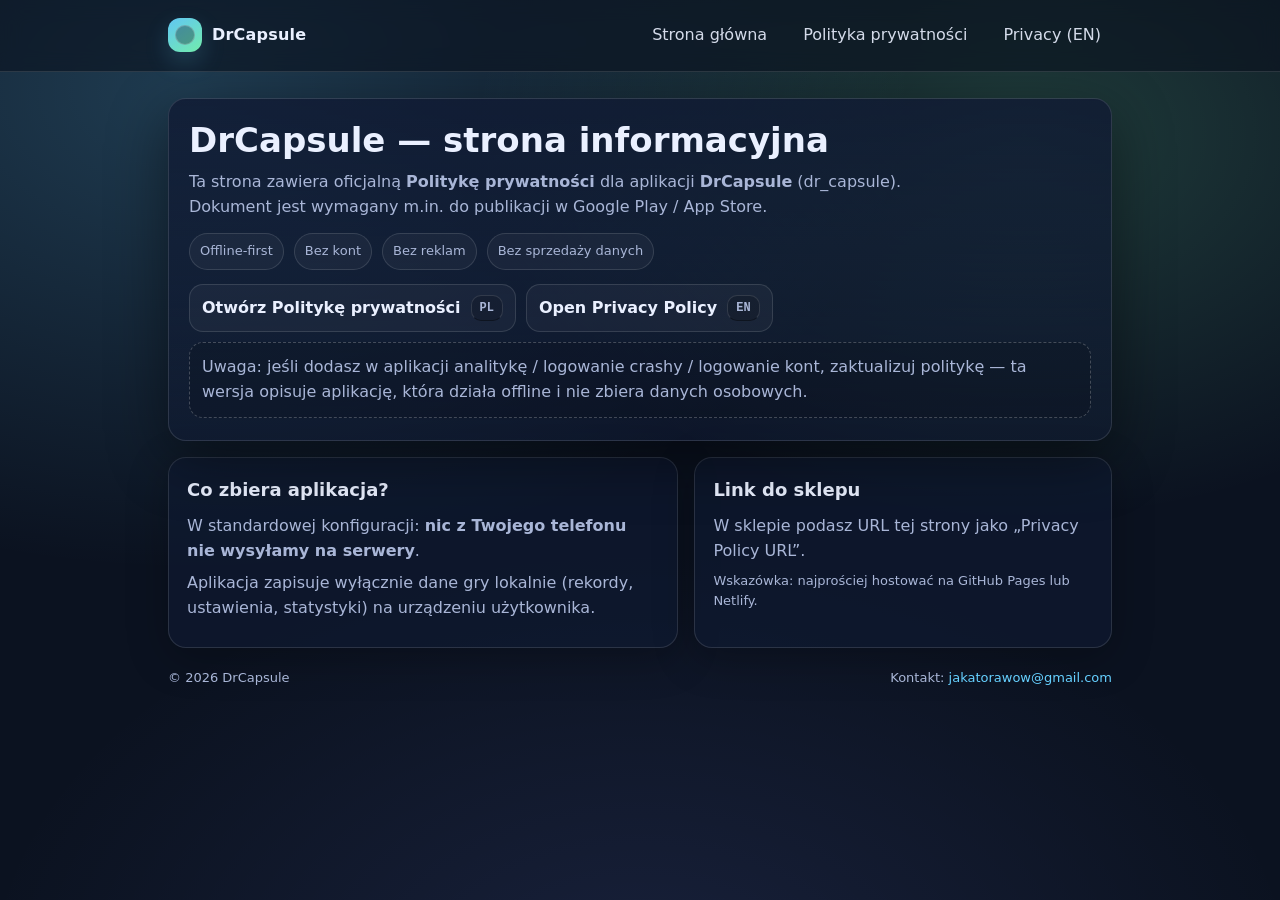
<file: index.html>
<!doctype html>
<html lang="pl">
<head>
  <meta charset="utf-8" />
  <meta name="viewport" content="width=device-width,initial-scale=1" />
  <meta name="color-scheme" content="dark" />
  <title>DrCapsule — Polityka prywatności</title>
  <meta name="description" content="DrCapsule — strona informacyjna i polityka prywatności." />
  <link rel="stylesheet" href="styles.css" />
</head>
<body>
<header>
  <div class="nav">
    <div class="brand">
      <div class="logo" aria-hidden="true"></div>
      <div>DrCapsule</div>
    </div>
    <nav class="navlinks">
      <a href="index.html">Strona główna</a>
      <a href="privacy.html">Polityka prywatności</a>
      <a href="privacy-en.html">Privacy (EN)</a>
    </nav>
  </div>
</header>
<main>

<section class="hero">
  <h1 class="h1">DrCapsule — strona informacyjna</h1>
  <p class="sub">
    Ta strona zawiera oficjalną <strong>Politykę prywatności</strong> dla aplikacji <strong>DrCapsule</strong> (dr_capsule).
    Dokument jest wymagany m.in. do publikacji w Google Play / App Store.
  </p>
  <div class="badges">
    <div class="badge">Offline-first</div>
    <div class="badge">Bez kont</div>
    <div class="badge">Bez reklam</div>
    <div class="badge">Bez sprzedaży danych</div>
  </div>
  <div class="btnrow">
    <a class="btn" href="privacy.html">Otwórz Politykę prywatności <span class="kbd">PL</span></a>
    <a class="btn" href="privacy-en.html">Open Privacy Policy <span class="kbd">EN</span></a>
  </div>
  <div class="notice">
    Uwaga: jeśli dodasz w aplikacji analitykę / logowanie crashy / logowanie kont, zaktualizuj politykę —
    ta wersja opisuje aplikację, która działa offline i nie zbiera danych osobowych.
  </div>
</section>

<div class="grid">
  <div class="card">
    <h2>Co zbiera aplikacja?</h2>
    <p>W standardowej konfiguracji: <strong>nic z Twojego telefonu nie wysyłamy na serwery</strong>.</p>
    <p>Aplikacja zapisuje wyłącznie dane gry lokalnie (rekordy, ustawienia, statystyki) na urządzeniu użytkownika.</p>
  </div>
  <div class="card">
    <h2>Link do sklepu</h2>
    <p>W sklepie podasz URL tej strony jako „Privacy Policy URL”.</p>
    <p class="small">Wskazówka: najprościej hostować na GitHub Pages lub Netlify.</p>
  </div>
</div>

<div class="footer">
  <div>© 2026 DrCapsule</div>
  <div class="small">Kontakt: <a href="mailto:jakatorawow@gmail.com">jakatorawow@gmail.com</a></div>
</div>
</main>
</body>
</html>
</file>
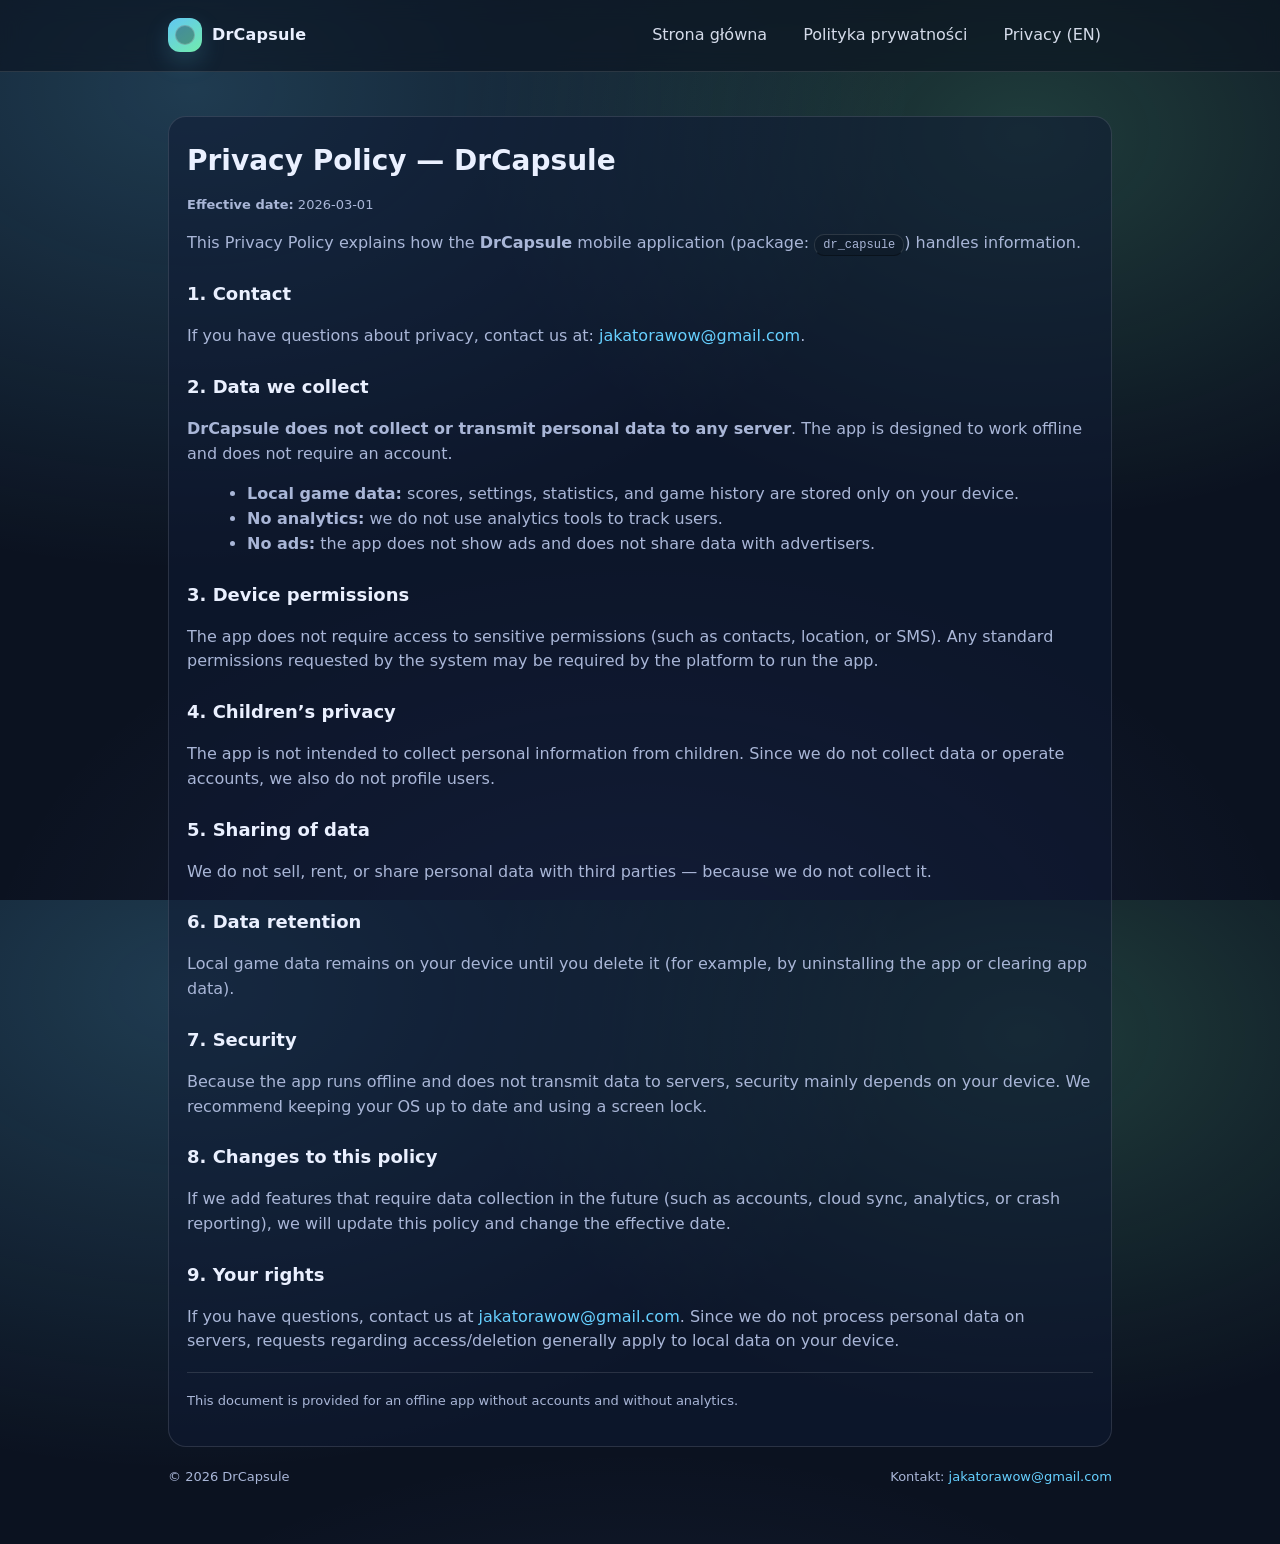
<file: privacy-en.html>
<!doctype html>
<html lang="en">
<head>
  <meta charset="utf-8" />
  <meta name="viewport" content="width=device-width,initial-scale=1" />
  <meta name="color-scheme" content="dark" />
  <title>Privacy Policy — DrCapsule</title>
  <meta name="description" content="DrCapsule — strona informacyjna i polityka prywatności." />
  <link rel="stylesheet" href="styles.css" />
</head>
<body>
<header>
  <div class="nav">
    <div class="brand">
      <div class="logo" aria-hidden="true"></div>
      <div>DrCapsule</div>
    </div>
    <nav class="navlinks">
      <a href="index.html">Strona główna</a>
      <a href="privacy.html">Polityka prywatności</a>
      <a href="privacy-en.html">Privacy (EN)</a>
    </nav>
  </div>
</header>
<main>

<article>
  <h1>Privacy Policy — DrCapsule</h1>
  <p class="small"><strong>Effective date:</strong> 2026-03-01</p>
  <p>
    This Privacy Policy explains how the <strong>DrCapsule</strong> mobile application
    (package: <span class="kbd">dr_capsule</span>) handles information.
  </p>

  <h2>1. Contact</h2>
  <p>
    If you have questions about privacy, contact us at:
    <a href="mailto:jakatorawow@gmail.com">jakatorawow@gmail.com</a>.
  </p>

  <h2>2. Data we collect</h2>
  <p>
    <strong>DrCapsule does not collect or transmit personal data to any server</strong>.
    The app is designed to work offline and does not require an account.
  </p>
  <ul>
    <li><strong>Local game data:</strong> scores, settings, statistics, and game history are stored only on your device.</li>
    <li><strong>No analytics:</strong> we do not use analytics tools to track users.</li>
    <li><strong>No ads:</strong> the app does not show ads and does not share data with advertisers.</li>
  </ul>

  <h2>3. Device permissions</h2>
  <p>
    The app does not require access to sensitive permissions (such as contacts, location, or SMS).
    Any standard permissions requested by the system may be required by the platform to run the app.
  </p>

  <h2>4. Children’s privacy</h2>
  <p>
    The app is not intended to collect personal information from children.
    Since we do not collect data or operate accounts, we also do not profile users.
  </p>

  <h2>5. Sharing of data</h2>
  <p>
    We do not sell, rent, or share personal data with third parties — because we do not collect it.
  </p>

  <h2>6. Data retention</h2>
  <p>
    Local game data remains on your device until you delete it (for example, by uninstalling the app or clearing app data).
  </p>

  <h2>7. Security</h2>
  <p>
    Because the app runs offline and does not transmit data to servers, security mainly depends on your device.
    We recommend keeping your OS up to date and using a screen lock.
  </p>

  <h2>8. Changes to this policy</h2>
  <p>
    If we add features that require data collection in the future (such as accounts, cloud sync, analytics, or crash reporting),
    we will update this policy and change the effective date.
  </p>

  <h2>9. Your rights</h2>
  <p>
    If you have questions, contact us at <a href="mailto:jakatorawow@gmail.com">jakatorawow@gmail.com</a>.
    Since we do not process personal data on servers, requests regarding access/deletion generally apply to local data on your device.
  </p>

  <hr />
  <p class="small">
    This document is provided for an offline app without accounts and without analytics.
  </p>
</article>

<div class="footer">
  <div>© 2026 DrCapsule</div>
  <div class="small">Kontakt: <a href="mailto:jakatorawow@gmail.com">jakatorawow@gmail.com</a></div>
</div>
</main>
</body>
</html>
</file>
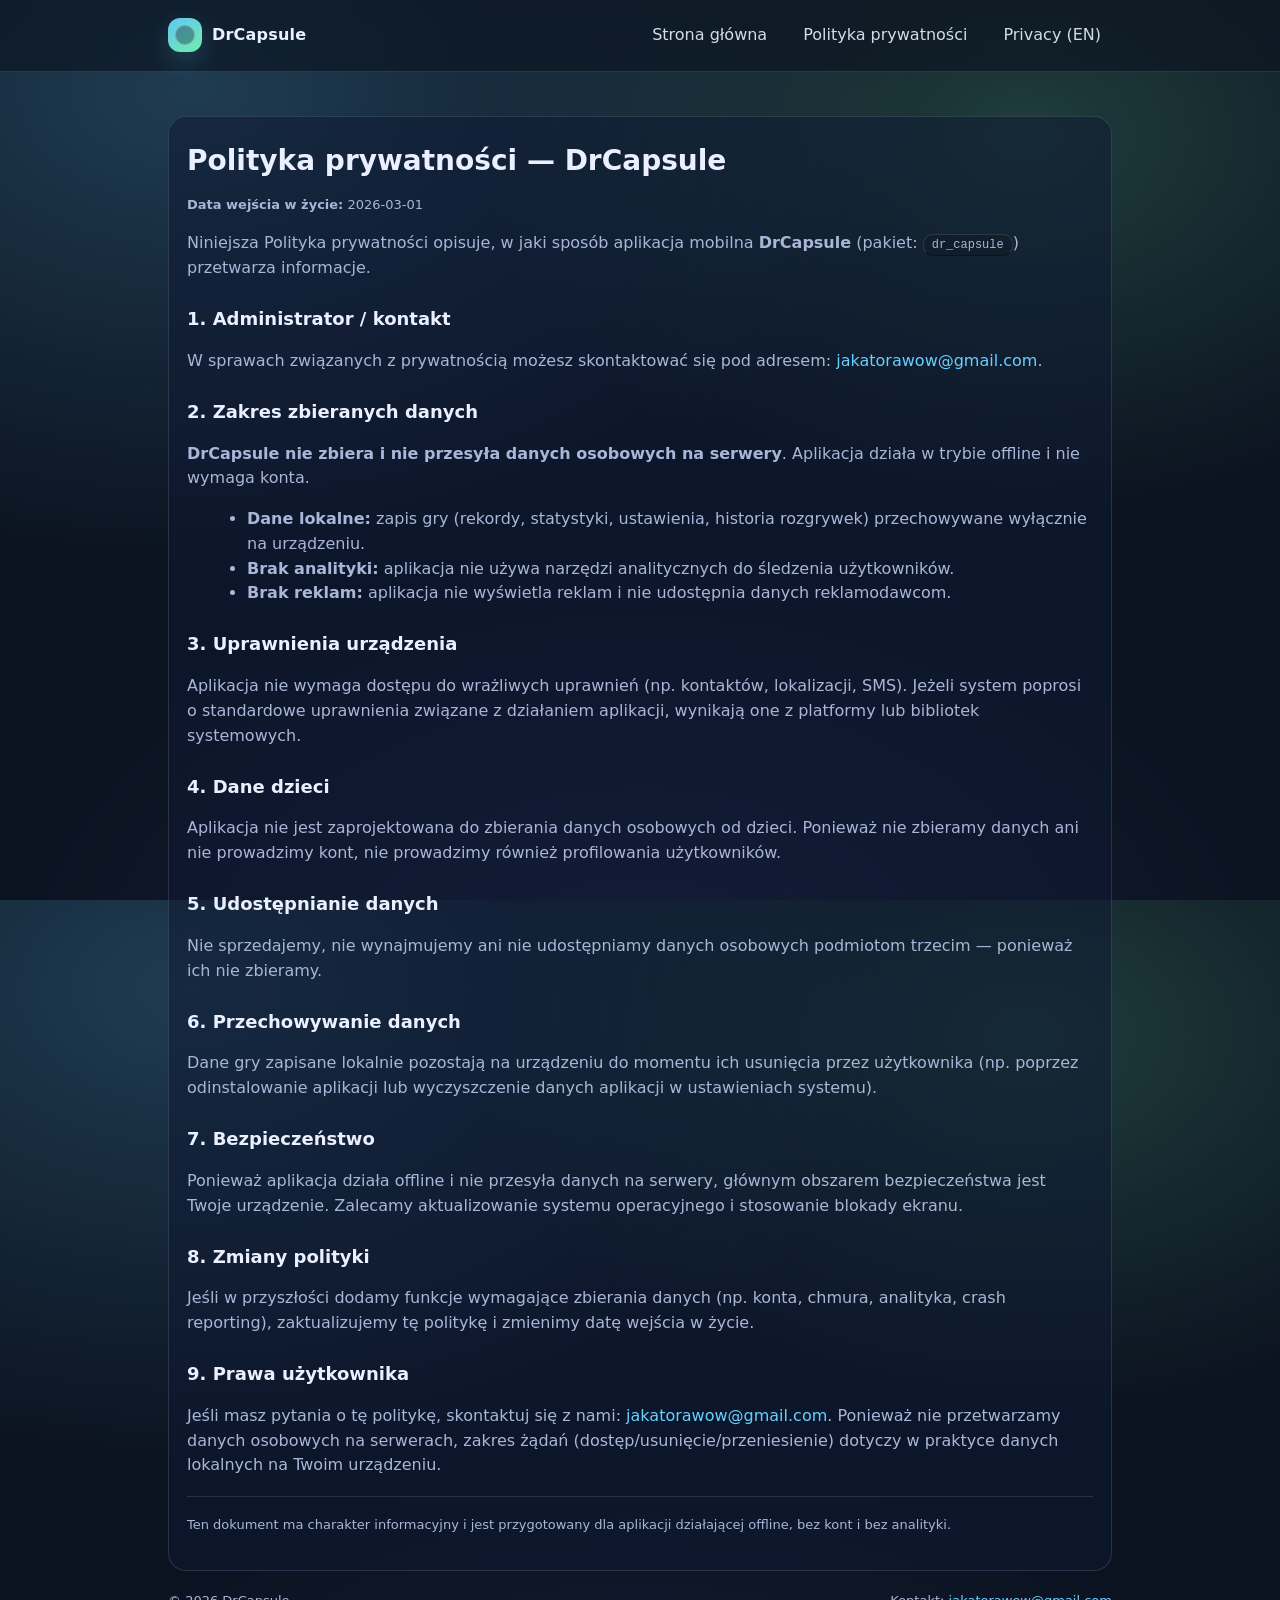
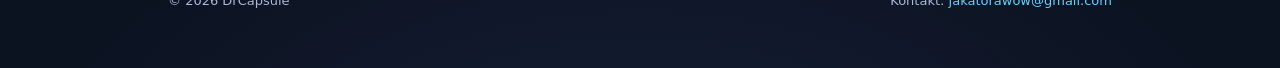
<file: privacy.html>
<!doctype html>
<html lang="pl">
<head>
  <meta charset="utf-8" />
  <meta name="viewport" content="width=device-width,initial-scale=1" />
  <meta name="color-scheme" content="dark" />
  <title>Polityka prywatności — DrCapsule</title>
  <meta name="description" content="DrCapsule — strona informacyjna i polityka prywatności." />
  <link rel="stylesheet" href="styles.css" />
</head>
<body>
<header>
  <div class="nav">
    <div class="brand">
      <div class="logo" aria-hidden="true"></div>
      <div>DrCapsule</div>
    </div>
    <nav class="navlinks">
      <a href="index.html">Strona główna</a>
      <a href="privacy.html">Polityka prywatności</a>
      <a href="privacy-en.html">Privacy (EN)</a>
    </nav>
  </div>
</header>
<main>

<article>
  <h1>Polityka prywatności — DrCapsule</h1>
  <p class="small"><strong>Data wejścia w życie:</strong> 2026-03-01</p>
  <p>
    Niniejsza Polityka prywatności opisuje, w jaki sposób aplikacja mobilna <strong>DrCapsule</strong>
    (pakiet: <span class="kbd">dr_capsule</span>) przetwarza informacje.
  </p>

  <h2>1. Administrator / kontakt</h2>
  <p>
    W sprawach związanych z prywatnością możesz skontaktować się pod adresem:
    <a href="mailto:jakatorawow@gmail.com">jakatorawow@gmail.com</a>.
  </p>

  <h2>2. Zakres zbieranych danych</h2>
  <p>
    <strong>DrCapsule nie zbiera i nie przesyła danych osobowych na serwery</strong>.
    Aplikacja działa w trybie offline i nie wymaga konta.
  </p>
  <ul>
    <li><strong>Dane lokalne:</strong> zapis gry (rekordy, statystyki, ustawienia, historia rozgrywek) przechowywane wyłącznie na urządzeniu.</li>
    <li><strong>Brak analityki:</strong> aplikacja nie używa narzędzi analitycznych do śledzenia użytkowników.</li>
    <li><strong>Brak reklam:</strong> aplikacja nie wyświetla reklam i nie udostępnia danych reklamodawcom.</li>
  </ul>

  <h2>3. Uprawnienia urządzenia</h2>
  <p>
    Aplikacja nie wymaga dostępu do wrażliwych uprawnień (np. kontaktów, lokalizacji, SMS).
    Jeżeli system poprosi o standardowe uprawnienia związane z działaniem aplikacji, wynikają one z platformy lub
    bibliotek systemowych.
  </p>

  <h2>4. Dane dzieci</h2>
  <p>
    Aplikacja nie jest zaprojektowana do zbierania danych osobowych od dzieci.
    Ponieważ nie zbieramy danych ani nie prowadzimy kont, nie prowadzimy również profilowania użytkowników.
  </p>

  <h2>5. Udostępnianie danych</h2>
  <p>
    Nie sprzedajemy, nie wynajmujemy ani nie udostępniamy danych osobowych podmiotom trzecim —
    ponieważ ich nie zbieramy.
  </p>

  <h2>6. Przechowywanie danych</h2>
  <p>
    Dane gry zapisane lokalnie pozostają na urządzeniu do momentu ich usunięcia przez użytkownika
    (np. poprzez odinstalowanie aplikacji lub wyczyszczenie danych aplikacji w ustawieniach systemu).
  </p>

  <h2>7. Bezpieczeństwo</h2>
  <p>
    Ponieważ aplikacja działa offline i nie przesyła danych na serwery, głównym obszarem bezpieczeństwa
    jest Twoje urządzenie. Zalecamy aktualizowanie systemu operacyjnego i stosowanie blokady ekranu.
  </p>

  <h2>8. Zmiany polityki</h2>
  <p>
    Jeśli w przyszłości dodamy funkcje wymagające zbierania danych (np. konta, chmura, analityka, crash reporting),
    zaktualizujemy tę politykę i zmienimy datę wejścia w życie.
  </p>

  <h2>9. Prawa użytkownika</h2>
  <p>
    Jeśli masz pytania o tę politykę, skontaktuj się z nami:
    <a href="mailto:jakatorawow@gmail.com">jakatorawow@gmail.com</a>.
    Ponieważ nie przetwarzamy danych osobowych na serwerach, zakres żądań (dostęp/usunięcie/przeniesienie) dotyczy
    w praktyce danych lokalnych na Twoim urządzeniu.
  </p>

  <hr />
  <p class="small">
    Ten dokument ma charakter informacyjny i jest przygotowany dla aplikacji działającej offline, bez kont i bez analityki.
  </p>
</article>

<div class="footer">
  <div>© 2026 DrCapsule</div>
  <div class="small">Kontakt: <a href="mailto:jakatorawow@gmail.com">jakatorawow@gmail.com</a></div>
</div>
</main>
</body>
</html>
</file>
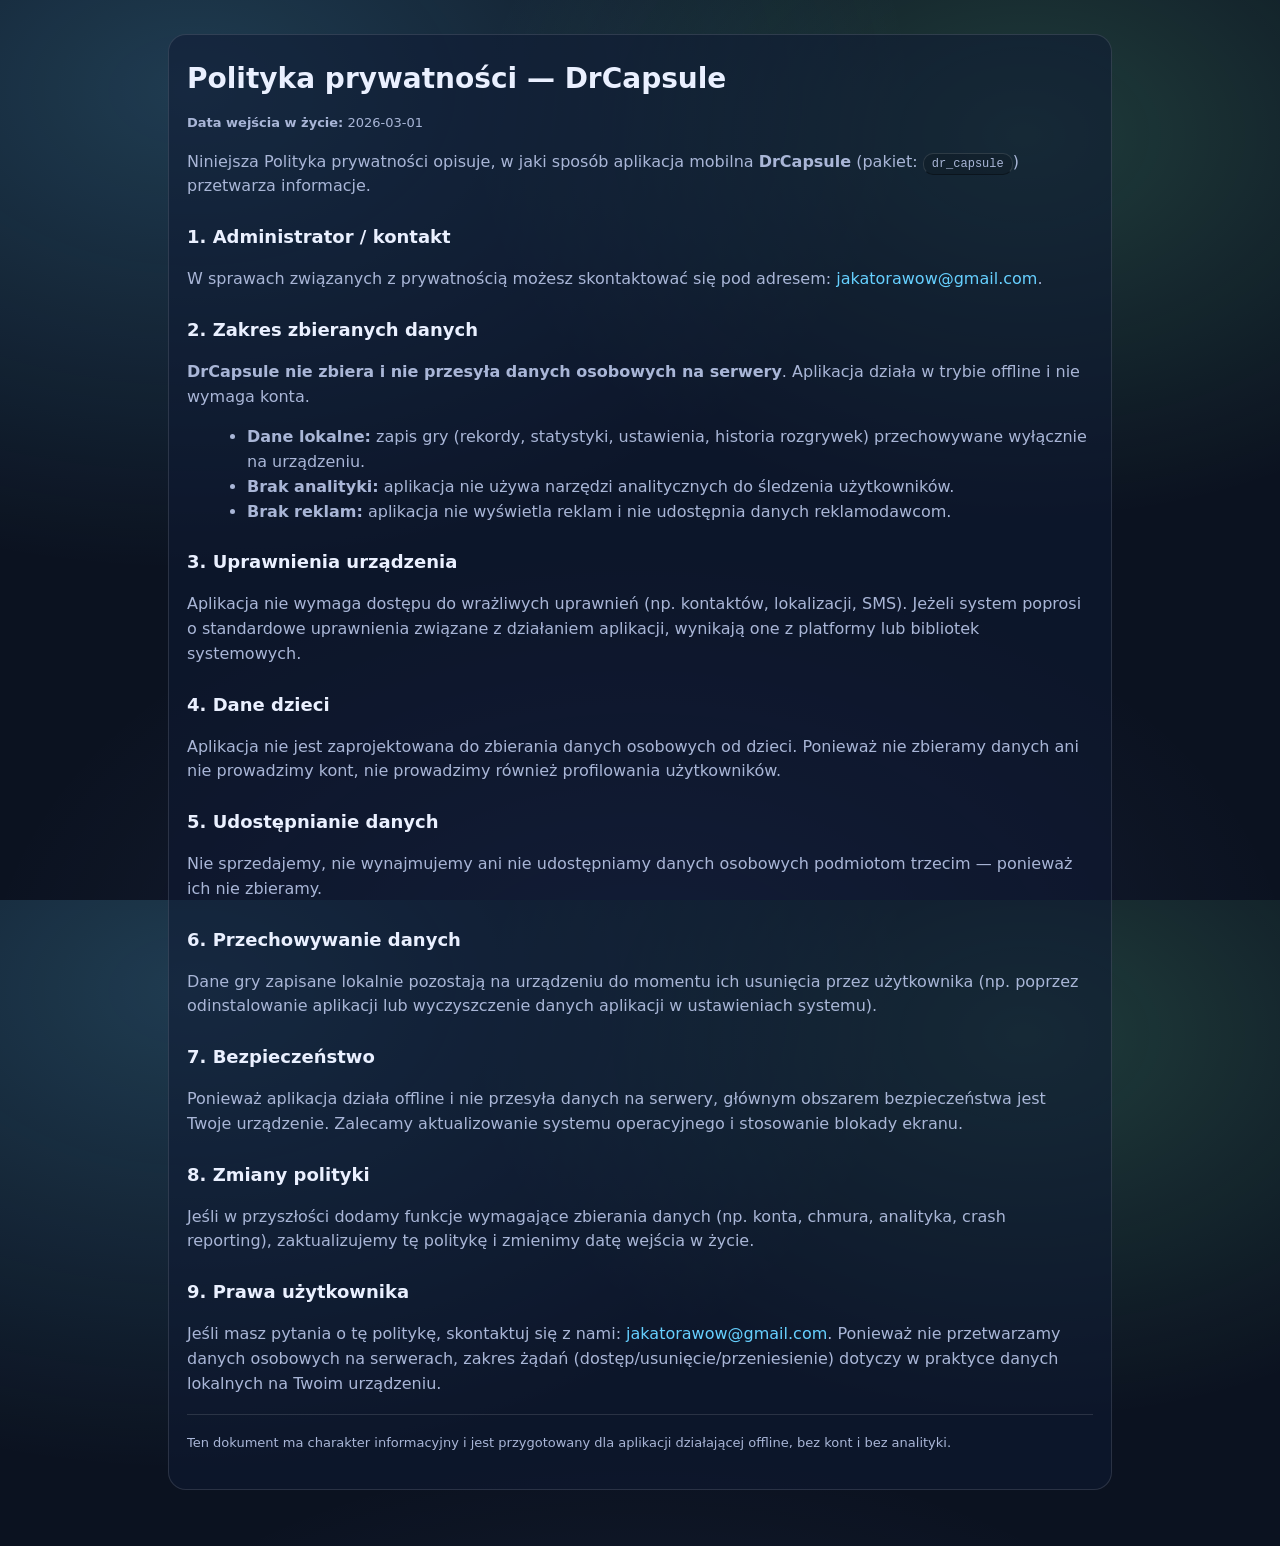
<file: privacy_policy.html>
<!doctype html>
<html lang="pl">
<head>
<meta charset="utf-8"/>
<meta name="viewport" content="width=device-width,initial-scale=1"/>
<title>Polityka prywatności — DrCapsule</title>
<style>
:root{
  --bg:#0b1220;
  --card:#101a33;
  --text:#eaf0ff;
  --muted:#a9b6d7;
  --accent:#66d0ff;
  --accent2:#7cffb7;
  --border:rgba(255,255,255,.12);
  --shadow: 0 18px 60px rgba(0,0,0,.45);
  --radius: 18px;
  --max: 980px;
  --mono: ui-monospace, SFMono-Regular, Menlo, Monaco, Consolas, "Liberation Mono", "Courier New", monospace;
}

*{box-sizing:border-box}
html,body{height:100%}
body{
  margin:0;
  font-family: system-ui, -apple-system, Segoe UI, Roboto, Helvetica, Arial, "Apple Color Emoji","Segoe UI Emoji";
  color:var(--text);
  background:
    radial-gradient(1200px 800px at 15% 10%, rgba(102,208,255,.22), transparent 60%),
    radial-gradient(1000px 700px at 80% 15%, rgba(124,255,183,.18), transparent 55%),
    radial-gradient(1200px 800px at 50% 110%, rgba(120,140,255,.12), transparent 55%),
    var(--bg);
  line-height:1.55;
}

a{color:var(--accent); text-decoration:none}
a:hover{text-decoration:underline}
header{
  position:sticky; top:0;
  backdrop-filter: blur(10px);
  background: rgba(11,18,32,.62);
  border-bottom:1px solid var(--border);
  z-index:50;
}
.nav{
  max-width:var(--max);
  margin:0 auto;
  padding:14px 18px;
  display:flex;
  align-items:center;
  justify-content:space-between;
  gap:14px;
}
.brand{
  display:flex; align-items:center; gap:10px;
  font-weight:800; letter-spacing:.2px;
}
.logo{
  width:34px; height:34px; border-radius:12px;
  background: linear-gradient(145deg, rgba(102,208,255,.95), rgba(124,255,183,.92));
  box-shadow: 0 10px 24px rgba(102,208,255,.18);
  position:relative;
}
.logo::after{
  content:"";
  position:absolute; inset:7px;
  border-radius:10px;
  background: rgba(11,18,32,.35);
  border:1px solid rgba(255,255,255,.22);
}
.navlinks{display:flex; gap:14px; flex-wrap:wrap}
.navlinks a{
  color:var(--text);
  opacity:.9;
  padding:8px 10px;
  border-radius:12px;
  border:1px solid transparent;
}
.navlinks a:hover{border-color:var(--border); background: rgba(255,255,255,.04)}

main{
  max-width:var(--max);
  margin:0 auto;
  padding:26px 18px 56px;
}
.hero{
  border:1px solid var(--border);
  background: linear-gradient(180deg, rgba(16,26,51,.82), rgba(16,26,51,.52));
  border-radius:var(--radius);
  box-shadow: var(--shadow);
  padding:22px 20px;
  overflow:hidden;
  position:relative;
}
.badges{
  display:flex; gap:10px; flex-wrap:wrap;
  margin-top:14px;
}
.badge{
  border:1px solid var(--border);
  background: rgba(255,255,255,.04);
  padding:7px 10px;
  border-radius:999px;
  color:var(--muted);
  font-size:13px;
}
.h1{
  font-size:34px;
  margin:0;
  line-height:1.15;
}
.sub{
  margin:10px 0 0;
  color:var(--muted);
  max-width:70ch;
}
.grid{
  display:grid;
  grid-template-columns: 1.1fr .9fr;
  gap:16px;
  margin-top:16px;
}
@media (max-width: 860px){
  .grid{grid-template-columns:1fr}
  .h1{font-size:30px}
}
.card{
  border:1px solid var(--border);
  background: rgba(16,26,51,.62);
  border-radius:var(--radius);
  box-shadow: 0 10px 40px rgba(0,0,0,.25);
  padding:18px 18px;
}
.card h2{margin:0 0 10px; font-size:18px}
.card p{margin:0 0 8px; color:var(--muted)}
.btnrow{display:flex; gap:10px; flex-wrap:wrap; margin-top:14px}
.btn{
  display:inline-flex; align-items:center; gap:10px;
  border-radius:14px;
  padding:10px 12px;
  border:1px solid var(--border);
  background: rgba(255,255,255,.04);
  color:var(--text);
  font-weight:700;
}
.btn:hover{background: rgba(255,255,255,.08); text-decoration:none}
.kbd{
  font-family: var(--mono);
  font-size:12px;
  padding:3px 8px;
  border:1px solid var(--border);
  border-bottom-color: rgba(0,0,0,.35);
  border-radius:10px;
  background: rgba(0,0,0,.15);
  color: var(--muted);
}
article{
  margin-top:18px;
  border:1px solid var(--border);
  background: rgba(16,26,51,.55);
  border-radius:var(--radius);
  padding:22px 18px;
}
article h1{margin:0 0 8px; font-size:28px}
article h2{margin:24px 0 8px; font-size:18px}
article p, article li{color:var(--muted)}
article ul{margin:8px 0 0 20px}
hr{border:none; border-top:1px solid var(--border); margin:18px 0}
.footer{
  margin-top:20px;
  color:var(--muted);
  font-size:13px;
  display:flex;
  gap:10px;
  flex-wrap:wrap;
  align-items:center;
  justify-content:space-between;
}
.small{font-size:13px; color:var(--muted)}
.notice{
  margin-top:10px;
  border:1px dashed rgba(255,255,255,.22);
  border-radius:14px;
  padding:12px 12px;
  background: rgba(0,0,0,.12);
  color: var(--muted);
}

header,.nav,.navlinks{display:none !important}
main{padding-top:16px}
</style>
</head>
<body>
<main>

<article>
  <h1>Polityka prywatności — DrCapsule</h1>
  <p class="small"><strong>Data wejścia w życie:</strong> 2026-03-01</p>
  <p>
    Niniejsza Polityka prywatności opisuje, w jaki sposób aplikacja mobilna <strong>DrCapsule</strong>
    (pakiet: <span class="kbd">dr_capsule</span>) przetwarza informacje.
  </p>

  <h2>1. Administrator / kontakt</h2>
  <p>
    W sprawach związanych z prywatnością możesz skontaktować się pod adresem:
    <a href="mailto:jakatorawow@gmail.com">jakatorawow@gmail.com</a>.
  </p>

  <h2>2. Zakres zbieranych danych</h2>
  <p>
    <strong>DrCapsule nie zbiera i nie przesyła danych osobowych na serwery</strong>.
    Aplikacja działa w trybie offline i nie wymaga konta.
  </p>
  <ul>
    <li><strong>Dane lokalne:</strong> zapis gry (rekordy, statystyki, ustawienia, historia rozgrywek) przechowywane wyłącznie na urządzeniu.</li>
    <li><strong>Brak analityki:</strong> aplikacja nie używa narzędzi analitycznych do śledzenia użytkowników.</li>
    <li><strong>Brak reklam:</strong> aplikacja nie wyświetla reklam i nie udostępnia danych reklamodawcom.</li>
  </ul>

  <h2>3. Uprawnienia urządzenia</h2>
  <p>
    Aplikacja nie wymaga dostępu do wrażliwych uprawnień (np. kontaktów, lokalizacji, SMS).
    Jeżeli system poprosi o standardowe uprawnienia związane z działaniem aplikacji, wynikają one z platformy lub
    bibliotek systemowych.
  </p>

  <h2>4. Dane dzieci</h2>
  <p>
    Aplikacja nie jest zaprojektowana do zbierania danych osobowych od dzieci.
    Ponieważ nie zbieramy danych ani nie prowadzimy kont, nie prowadzimy również profilowania użytkowników.
  </p>

  <h2>5. Udostępnianie danych</h2>
  <p>
    Nie sprzedajemy, nie wynajmujemy ani nie udostępniamy danych osobowych podmiotom trzecim —
    ponieważ ich nie zbieramy.
  </p>

  <h2>6. Przechowywanie danych</h2>
  <p>
    Dane gry zapisane lokalnie pozostają na urządzeniu do momentu ich usunięcia przez użytkownika
    (np. poprzez odinstalowanie aplikacji lub wyczyszczenie danych aplikacji w ustawieniach systemu).
  </p>

  <h2>7. Bezpieczeństwo</h2>
  <p>
    Ponieważ aplikacja działa offline i nie przesyła danych na serwery, głównym obszarem bezpieczeństwa
    jest Twoje urządzenie. Zalecamy aktualizowanie systemu operacyjnego i stosowanie blokady ekranu.
  </p>

  <h2>8. Zmiany polityki</h2>
  <p>
    Jeśli w przyszłości dodamy funkcje wymagające zbierania danych (np. konta, chmura, analityka, crash reporting),
    zaktualizujemy tę politykę i zmienimy datę wejścia w życie.
  </p>

  <h2>9. Prawa użytkownika</h2>
  <p>
    Jeśli masz pytania o tę politykę, skontaktuj się z nami:
    <a href="mailto:jakatorawow@gmail.com">jakatorawow@gmail.com</a>.
    Ponieważ nie przetwarzamy danych osobowych na serwerach, zakres żądań (dostęp/usunięcie/przeniesienie) dotyczy
    w praktyce danych lokalnych na Twoim urządzeniu.
  </p>

  <hr />
  <p class="small">
    Ten dokument ma charakter informacyjny i jest przygotowany dla aplikacji działającej offline, bez kont i bez analityki.
  </p>
</article>

</main>
</body>
</html>
</file>
<file: styles.css>
:root{
  --bg:#0b1220;
  --card:#101a33;
  --text:#eaf0ff;
  --muted:#a9b6d7;
  --accent:#66d0ff;
  --accent2:#7cffb7;
  --border:rgba(255,255,255,.12);
  --shadow: 0 18px 60px rgba(0,0,0,.45);
  --radius: 18px;
  --max: 980px;
  --mono: ui-monospace, SFMono-Regular, Menlo, Monaco, Consolas, "Liberation Mono", "Courier New", monospace;
}

*{box-sizing:border-box}
html,body{height:100%}
body{
  margin:0;
  font-family: system-ui, -apple-system, Segoe UI, Roboto, Helvetica, Arial, "Apple Color Emoji","Segoe UI Emoji";
  color:var(--text);
  background:
    radial-gradient(1200px 800px at 15% 10%, rgba(102,208,255,.22), transparent 60%),
    radial-gradient(1000px 700px at 80% 15%, rgba(124,255,183,.18), transparent 55%),
    radial-gradient(1200px 800px at 50% 110%, rgba(120,140,255,.12), transparent 55%),
    var(--bg);
  line-height:1.55;
}

a{color:var(--accent); text-decoration:none}
a:hover{text-decoration:underline}
header{
  position:sticky; top:0;
  backdrop-filter: blur(10px);
  background: rgba(11,18,32,.62);
  border-bottom:1px solid var(--border);
  z-index:50;
}
.nav{
  max-width:var(--max);
  margin:0 auto;
  padding:14px 18px;
  display:flex;
  align-items:center;
  justify-content:space-between;
  gap:14px;
}
.brand{
  display:flex; align-items:center; gap:10px;
  font-weight:800; letter-spacing:.2px;
}
.logo{
  width:34px; height:34px; border-radius:12px;
  background: linear-gradient(145deg, rgba(102,208,255,.95), rgba(124,255,183,.92));
  box-shadow: 0 10px 24px rgba(102,208,255,.18);
  position:relative;
}
.logo::after{
  content:"";
  position:absolute; inset:7px;
  border-radius:10px;
  background: rgba(11,18,32,.35);
  border:1px solid rgba(255,255,255,.22);
}
.navlinks{display:flex; gap:14px; flex-wrap:wrap}
.navlinks a{
  color:var(--text);
  opacity:.9;
  padding:8px 10px;
  border-radius:12px;
  border:1px solid transparent;
}
.navlinks a:hover{border-color:var(--border); background: rgba(255,255,255,.04)}

main{
  max-width:var(--max);
  margin:0 auto;
  padding:26px 18px 56px;
}
.hero{
  border:1px solid var(--border);
  background: linear-gradient(180deg, rgba(16,26,51,.82), rgba(16,26,51,.52));
  border-radius:var(--radius);
  box-shadow: var(--shadow);
  padding:22px 20px;
  overflow:hidden;
  position:relative;
}
.badges{
  display:flex; gap:10px; flex-wrap:wrap;
  margin-top:14px;
}
.badge{
  border:1px solid var(--border);
  background: rgba(255,255,255,.04);
  padding:7px 10px;
  border-radius:999px;
  color:var(--muted);
  font-size:13px;
}
.h1{
  font-size:34px;
  margin:0;
  line-height:1.15;
}
.sub{
  margin:10px 0 0;
  color:var(--muted);
  max-width:70ch;
}
.grid{
  display:grid;
  grid-template-columns: 1.1fr .9fr;
  gap:16px;
  margin-top:16px;
}
@media (max-width: 860px){
  .grid{grid-template-columns:1fr}
  .h1{font-size:30px}
}
.card{
  border:1px solid var(--border);
  background: rgba(16,26,51,.62);
  border-radius:var(--radius);
  box-shadow: 0 10px 40px rgba(0,0,0,.25);
  padding:18px 18px;
}
.card h2{margin:0 0 10px; font-size:18px}
.card p{margin:0 0 8px; color:var(--muted)}
.btnrow{display:flex; gap:10px; flex-wrap:wrap; margin-top:14px}
.btn{
  display:inline-flex; align-items:center; gap:10px;
  border-radius:14px;
  padding:10px 12px;
  border:1px solid var(--border);
  background: rgba(255,255,255,.04);
  color:var(--text);
  font-weight:700;
}
.btn:hover{background: rgba(255,255,255,.08); text-decoration:none}
.kbd{
  font-family: var(--mono);
  font-size:12px;
  padding:3px 8px;
  border:1px solid var(--border);
  border-bottom-color: rgba(0,0,0,.35);
  border-radius:10px;
  background: rgba(0,0,0,.15);
  color: var(--muted);
}
article{
  margin-top:18px;
  border:1px solid var(--border);
  background: rgba(16,26,51,.55);
  border-radius:var(--radius);
  padding:22px 18px;
}
article h1{margin:0 0 8px; font-size:28px}
article h2{margin:24px 0 8px; font-size:18px}
article p, article li{color:var(--muted)}
article ul{margin:8px 0 0 20px}
hr{border:none; border-top:1px solid var(--border); margin:18px 0}
.footer{
  margin-top:20px;
  color:var(--muted);
  font-size:13px;
  display:flex;
  gap:10px;
  flex-wrap:wrap;
  align-items:center;
  justify-content:space-between;
}
.small{font-size:13px; color:var(--muted)}
.notice{
  margin-top:10px;
  border:1px dashed rgba(255,255,255,.22);
  border-radius:14px;
  padding:12px 12px;
  background: rgba(0,0,0,.12);
  color: var(--muted);
}
</file>
